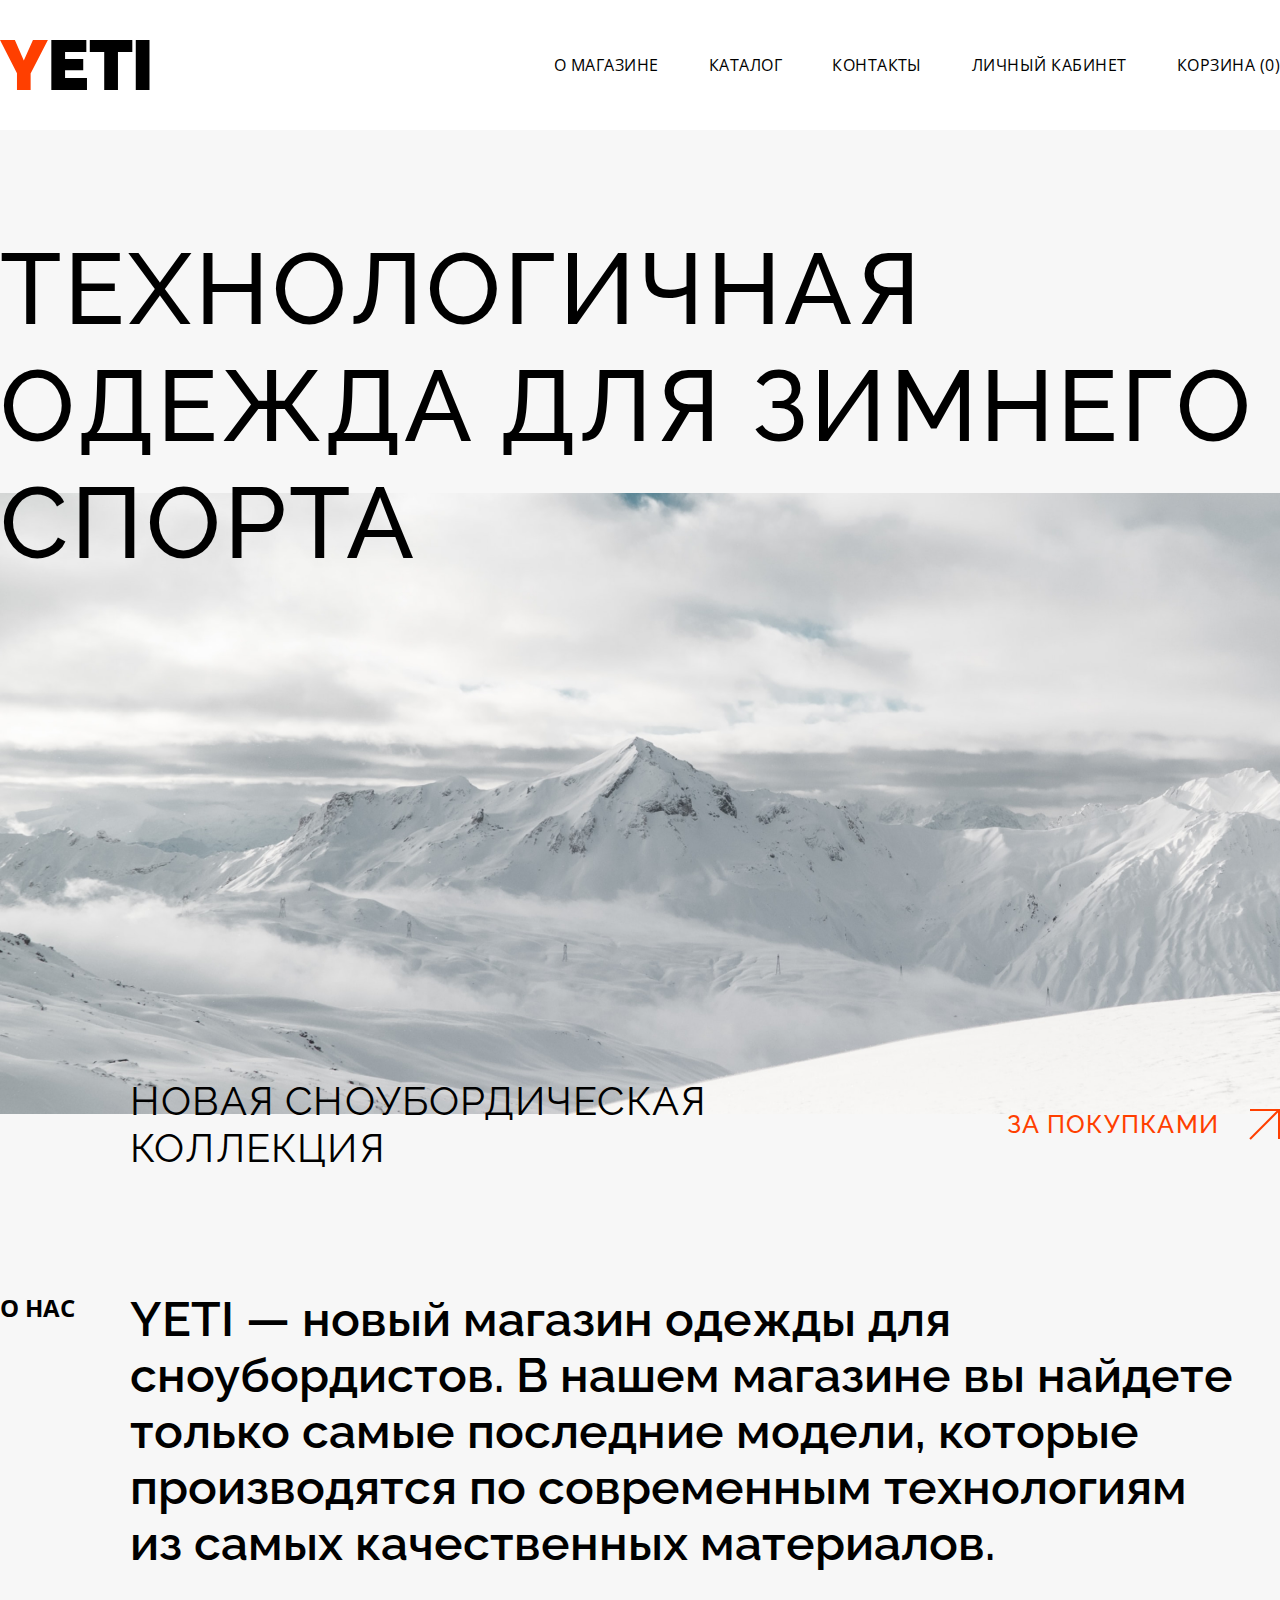
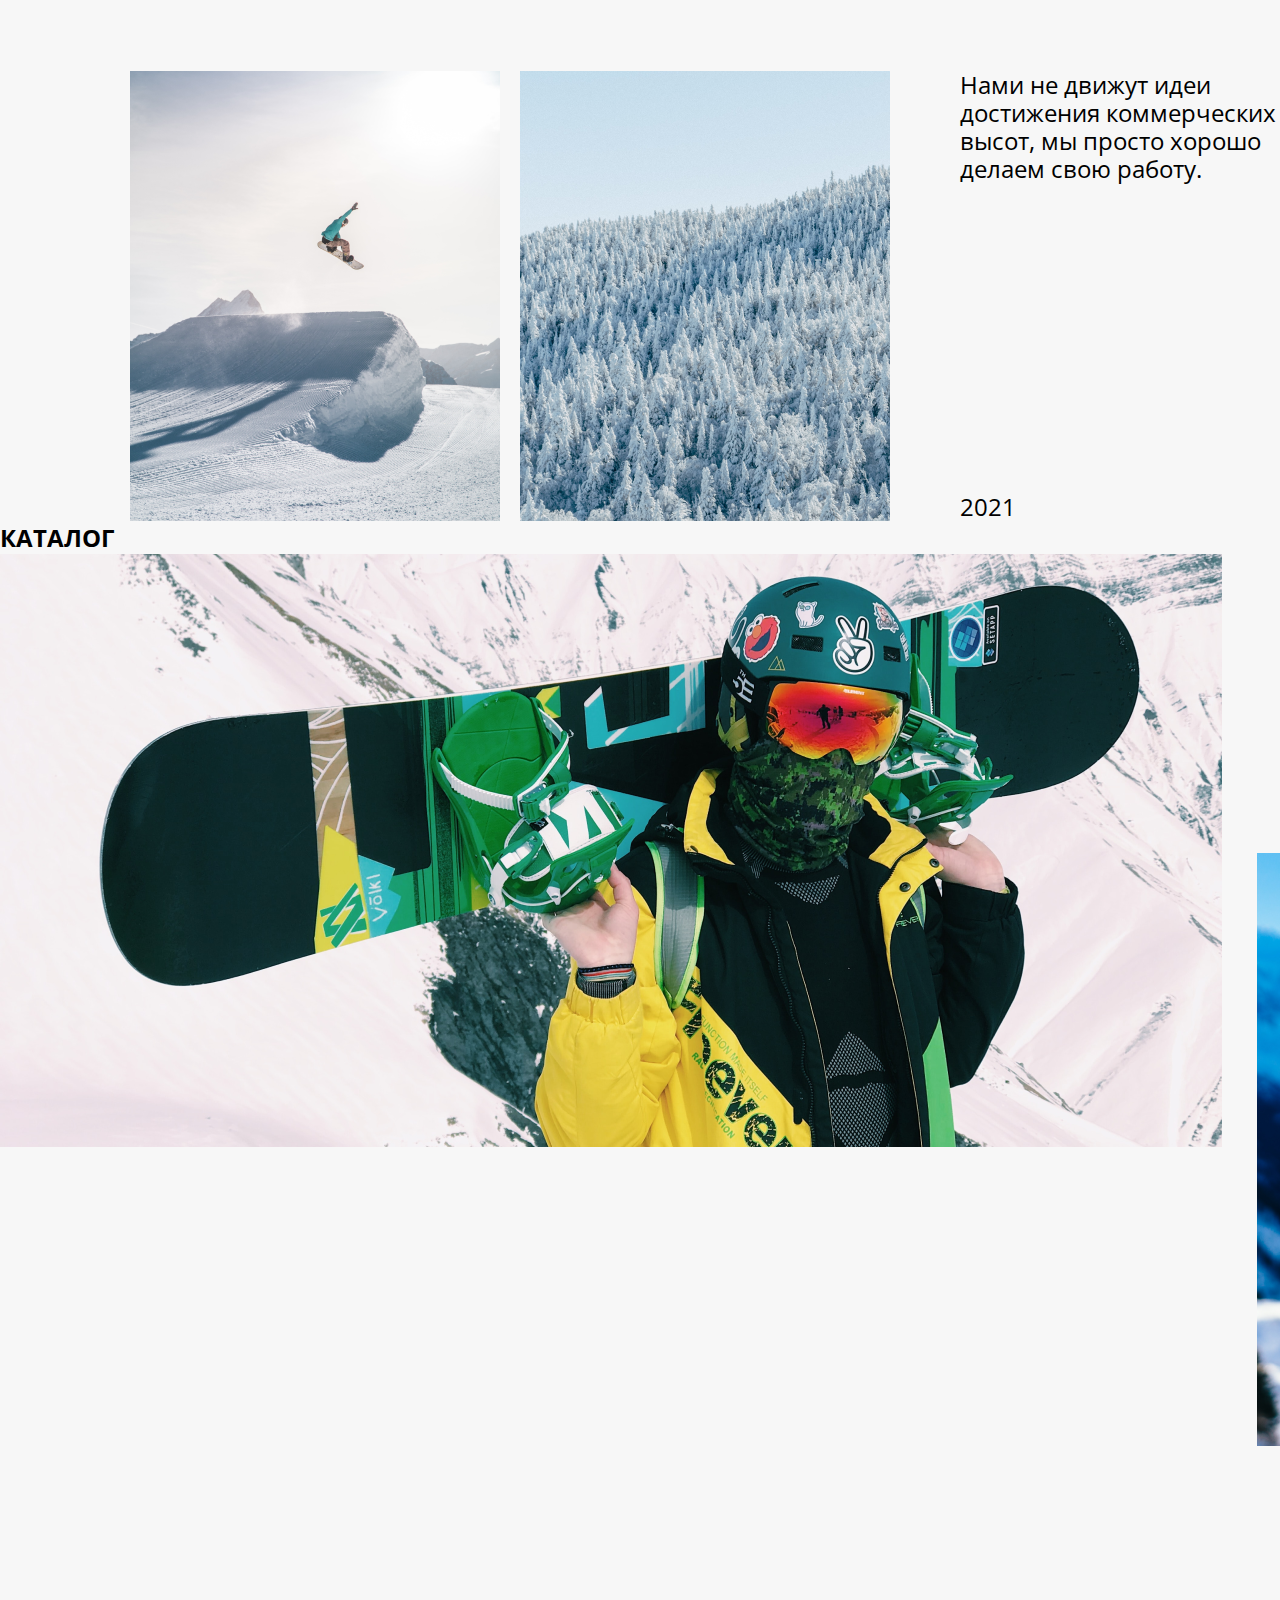
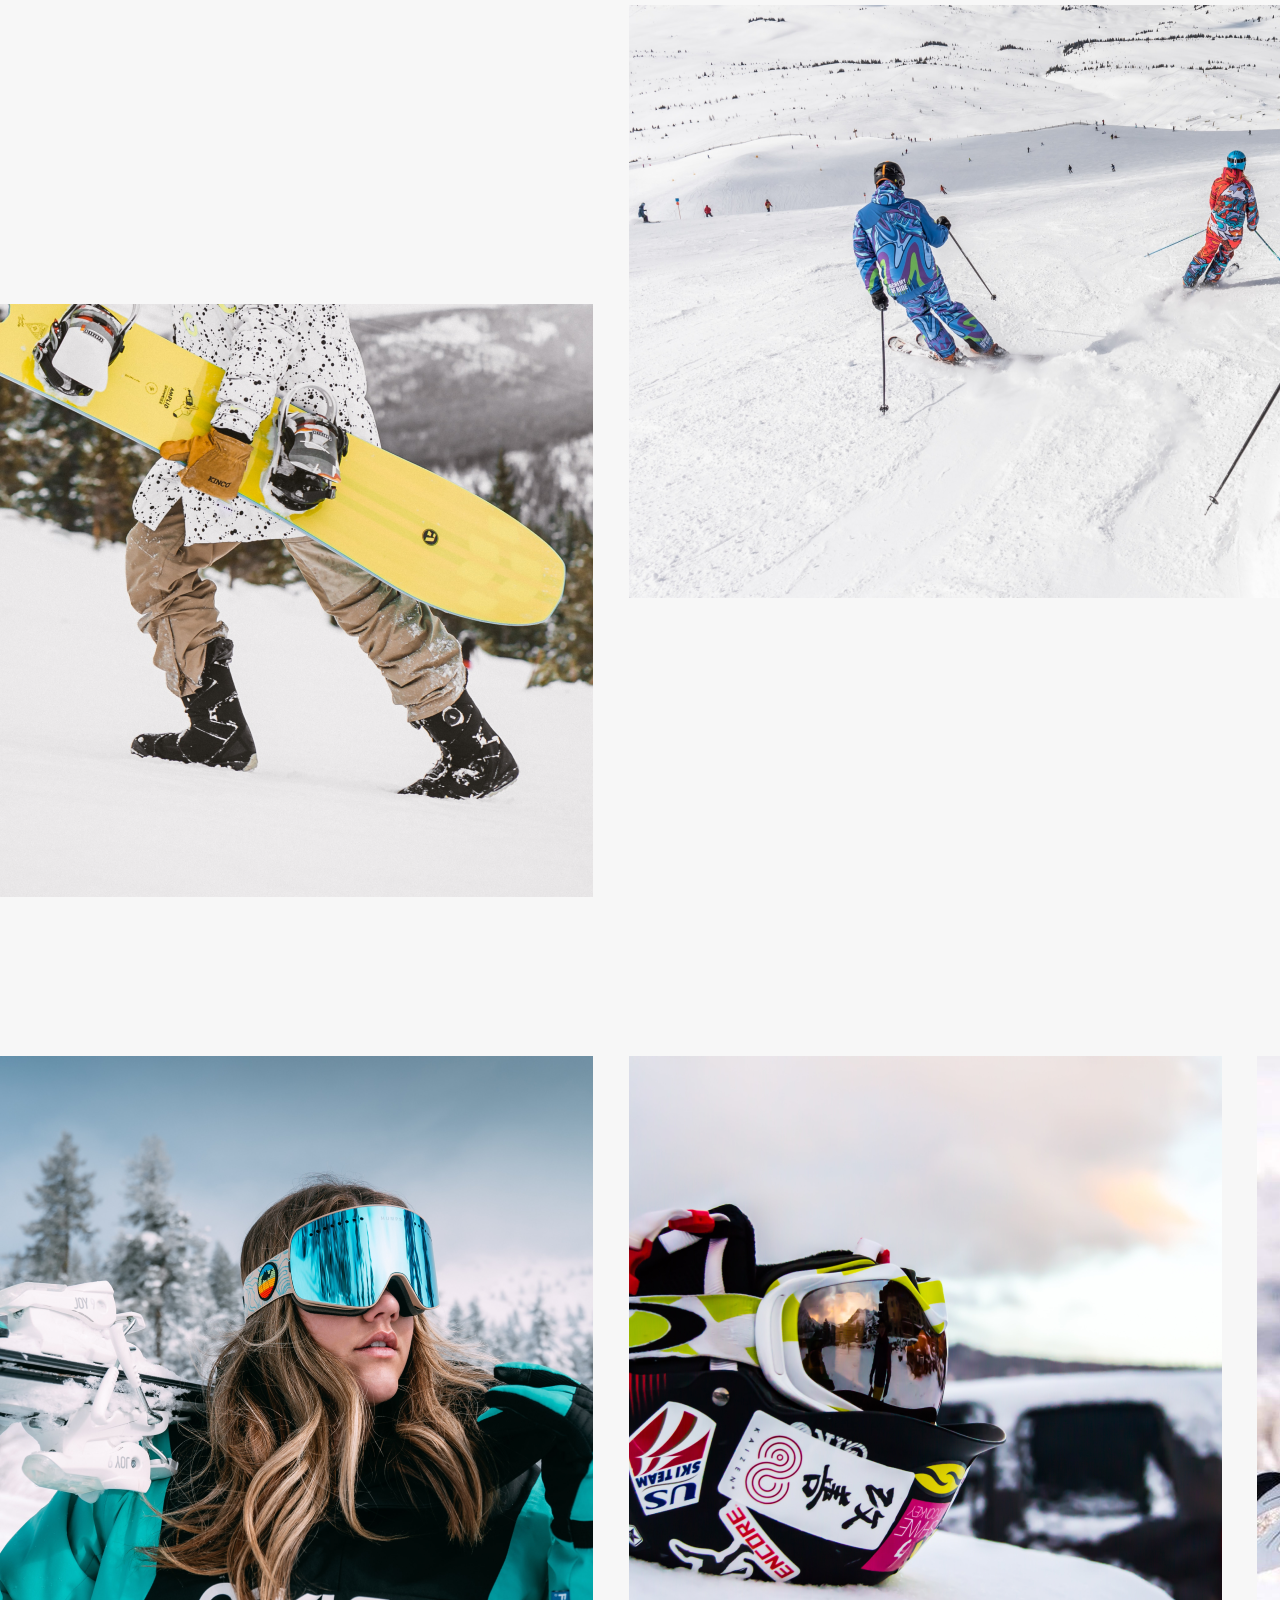
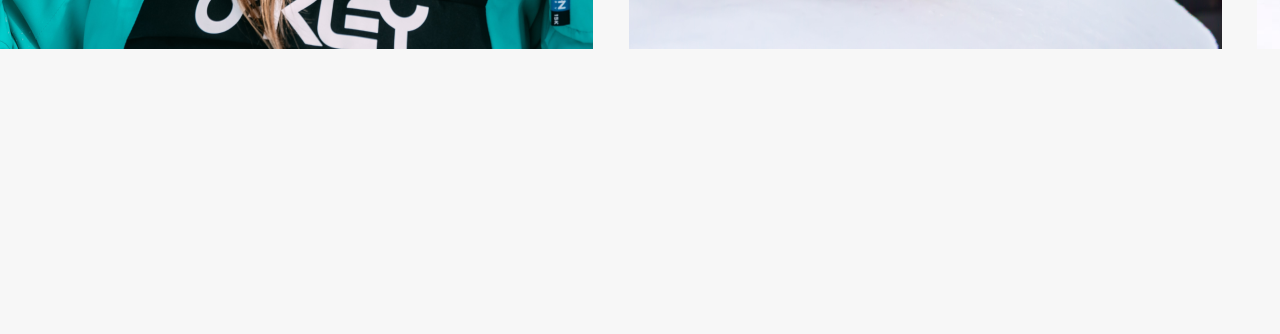
<file: index.html>
<!DOCTYPE html>
<html lang="en">
<head>
  <meta charset="UTF-8">
  <meta http-equiv="X-UA-Compatible" content="IE=edge">
  <meta name="viewport" content="width=device-width, initial-scale=1.0">
  <title>YETI Sports</title>
  <link rel="preconnect" href="https://fonts.googleapis.com">
  <link rel="preconnect" href="https://fonts.gstatic.com" crossorigin>
  <link href="https://fonts.googleapis.com/css2?family=Open+Sans:wght@400;700&family=Raleway:wght@400;500;600&display=swap" rel="stylesheet">
  <link rel="stylesheet" href="./css/main.css">
</head>
<body>
  <header>
    <div class="narrow-container">
      <img src="./assets/logo.svg" alt="Our logo">
      <nav>
        <a href="#" class="nav-link">О МАГАЗИНЕ</a>
        <a href="#" class="nav-link">КАТАЛОГ</a>
        <a href="#" class="nav-link">КОНТАКТЫ</a>
        <a href="#" class="nav-link">ЛИЧНЫЙ КАБИНЕТ</a>
        <a href="#" class="nav-link">КОРЗИНА (<span id="goods-count">0</span>)</a>
      </nav>
    </div>
  </header>
  <main>
    <div class="hero-block container">
      <h1 class="narrow-container">ТЕХНОЛОГИЧНАЯ<br>ОДЕЖДА ДЛЯ ЗИМНЕГО<br>СПОРТА</h1>
      <img src="./assets/hero-photo.png" alt="hero-image">
      <div class="narrow-container">
        <div class="inner-container">
          <p>НОВАЯ СНОУБОРДИЧЕСКАЯ<br>КОЛЛЕКЦИЯ</p>
          <a href="#">
            ЗА ПОКУПКАМИ
            <svg width="31" height="31" viewBox="0 0 31 31" fill="none" xmlns="http://www.w3.org/2000/svg">
              <path d="M1 1H30V30" stroke="black" stroke-width="2"/>
              <path d="M30 1L1.58 29.42L1 30" stroke="black" stroke-width="2"/>
            </svg>
          </a>
        </div>
      </div>
    </div>
    <div class="about-us narrow-container">
      <h2>О НАС</h2>
      <div class="about-us-content inner-container">
        <p>YETI — новый магазин одежды для сноубордистов. В нашем магазине вы найдете только самые последние модели, которые производятся по современным технологиям
          <br>из самых качественных материалов.</p>
        <div class="two-images-and-text">
          <div class="about-us-card"><img src="./assets/Rectangle 22.png" alt="snowboarding"></div>
          <div class="about-us-card"><img src="./assets/Rectangle 23.png" alt="forest"></div>
          <div class="about-us-card">
            <span>Нами не движут идеи достижения коммерческих высот, мы просто хорошо делаем свою работу. </span>
            <span>2021</span>
          </div>
        </div>
      </div>
    </div>
    <div class="catalog container">
      <h2>КАТАЛОГ</h2>
      <div class="catalog-grid">
        <div class="grid-item wide">
          <img src="./assets/Rectangle 27.png" alt="">
        </div>
        <div class="grid-item small">
          <img src="./assets/Rectangle 28.png" alt="">
        </div>
        <div class="grid-item empty"></div>
        <div class="grid-item small">
          <img src="./assets/Rectangle 29.png" alt="">
        </div>
        <div class="grid-item wide">
          <img src="./assets/Rectangle 31.png" alt="">
        </div>
        <div class="grid-item empty"></div>
        <div class="grid-item small">
          <img src="./assets/Rectangle 32.png" alt="">
        </div>
        <div class="grid-item small">
          <img src="./assets/Rectangle 33.png" alt="">
        </div>
        <div class="grid-item small">
          <img src="./assets/Rectangle 34.png" alt="">
        </div>
      </div>
    </div>
    <div class="animated-line"></div>
    <div class="bestsellers"></div>
    <div class="musical-player container"></div>
    <div class="popular-brands narrow-container"></div>
    <div class="animated-line"></div>
    <div class="nice-photo"></div>
    <div class="socials narrow-container"></div>
  </main>
  <footer class="narrow-container"></footer>
</body>
</html>
</file>
<file: css/main.css>
* {
  box-sizing: border-box;
}

body {
  font-family: "Open Sans", sans-serif;
  margin: 0;
  background-color: #F7F7F7;
  color: black;
}

h1 {
  font-family: "Raleway", sans-serif;
  font-weight: 500;
  font-size: 100px;
  line-height: 117px;
  letter-spacing: 0.03em;
}

h1,
h2,
p {
  margin: 0;
}

.container {
  width: 100%;
  max-width: 1850px;
  margin: 0 auto;
}

.narrow-container {
  width: 100%;
  max-width: 1540px;
  margin: 0 auto;
}

.inner-container {
  max-width: 1150px;
  margin-left: auto;
}

header {
  position: -webkit-sticky;
  position: sticky;
  background-color: white;
}
header .narrow-container {
  display: flex;
  justify-content: space-between;
  align-items: center;
  height: 130px;
}
header nav {
  display: flex;
  gap: 50px;
}
header .nav-link {
  font-size: 16px;
  line-height: 22px;
  letter-spacing: 0.03em;
  color: black;
  text-decoration: none;
}

main a {
  font-family: "Raleway", sans-serif;
  font-weight: 500;
  font-size: 25px;
  line-height: 29px;
  letter-spacing: 0.05em;
  color: black;
  text-decoration: none;
  display: flex;
  align-items: center;
  gap: 30px;
}

.hero-block {
  padding-top: 100px;
  margin-bottom: 120px;
}
.hero-block h1 {
  position: relative;
}
.hero-block img {
  margin-top: -88px;
}
.hero-block .inner-container {
  display: flex;
  justify-content: space-between;
  align-items: center;
  margin-top: -42px;
}
.hero-block p {
  font-family: "Raleway", sans-serif;
  font-size: 40px;
  line-height: 47px;
  letter-spacing: 0.03em;
}
.hero-block a {
  color: #FF3F00;
}
.hero-block path {
  stroke: #FF3F00;
}

.about-us {
  display: flex;
  justify-content: space-between;
  align-items: flex-start;
}
.about-us p {
  font-family: "Raleway", sans-serif;
  font-weight: 600;
  font-size: 48px;
  line-height: 56px;
  margin-bottom: 100px;
}
.about-us .two-images-and-text {
  display: flex;
  justify-content: space-between;
  align-items: flex-start;
}
.about-us .about-us-card {
  width: 370px;
  height: 450px;
}
.about-us .about-us-card img {
  width: 100%;
  height: 100%;
  -o-object-fit: cover;
     object-fit: cover;
}
.about-us .about-us-card:last-child {
  display: flex;
  justify-content: space-between;
  align-items: flex-start;
  flex-direction: column;
  padding-left: 50px;
  font-size: 24px;
  line-height: 28px;
}

.catalog .catalog-grid {
  display: grid;
  gap: 0 35px;
  grid-template-areas: "w1 w1 ." "w1 w1 s1" ". . s1" "e1 e1 e1" ". w2 w2" "s2 w2 w2" "s2 . ." "e2 e2 e2" "s3 s4 s5" "s3 s4 s5";
}
.catalog .grid-item:nth-child(1) {
  grid-area: w1;
}
.catalog .grid-item:nth-child(2) {
  grid-area: s1;
}
.catalog .grid-item:nth-child(3) {
  grid-area: e1;
  min-height: 154px;
}
.catalog .grid-item:nth-child(4) {
  grid-area: s2;
}
.catalog .grid-item:nth-child(5) {
  grid-area: w2;
}
.catalog .grid-item:nth-child(6) {
  grid-area: e2;
  min-height: 154px;
}
.catalog .grid-item:nth-child(7) {
  grid-area: s3;
}
.catalog .grid-item:nth-child(8) {
  grid-area: s4;
}
.catalog .grid-item:nth-child(9) {
  grid-area: s5;
}

.animated-line {
  margin: 280px 0;
}/*# sourceMappingURL=main.css.map */
</file>
